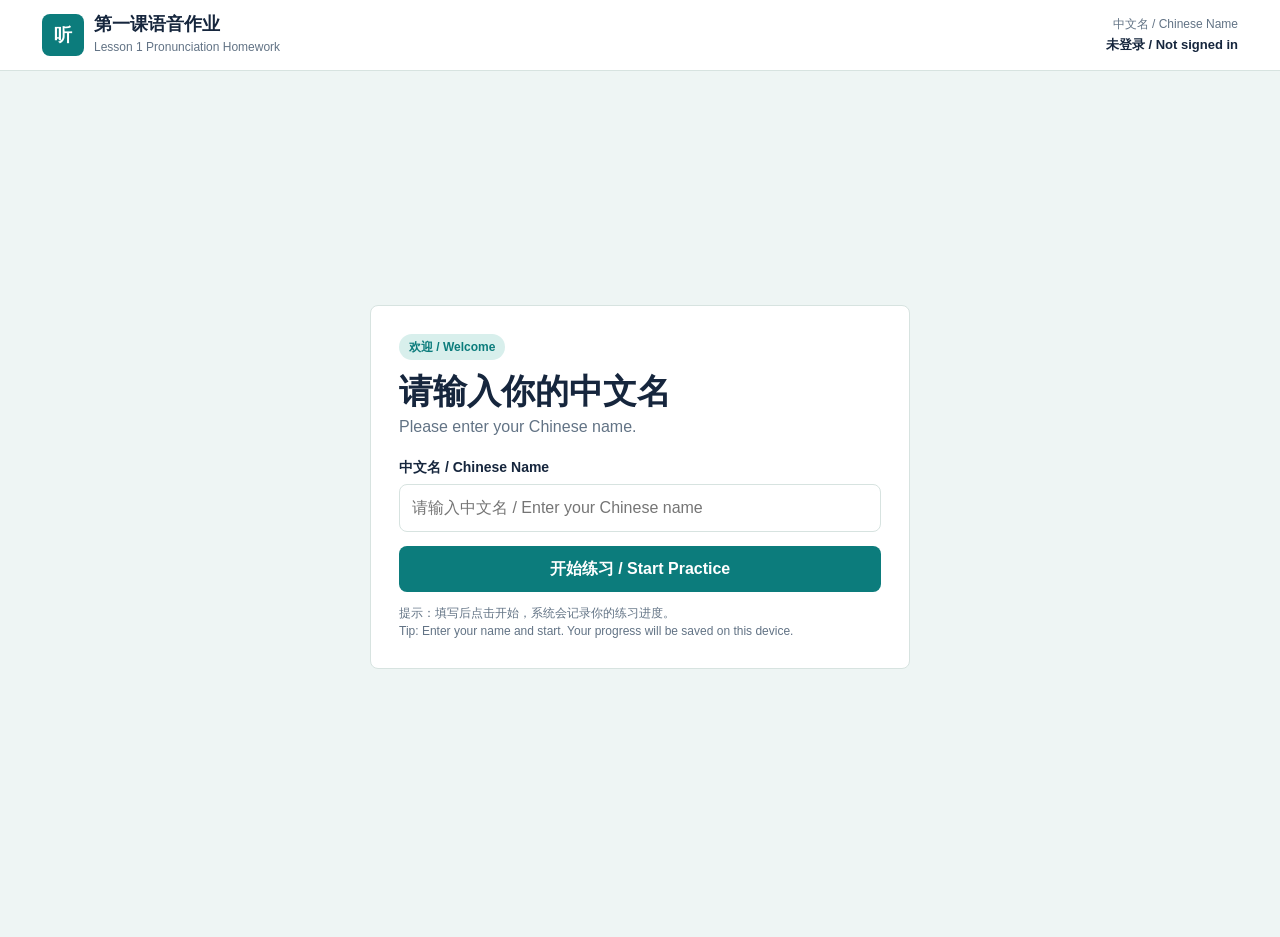
<file: index.html>
<!doctype html>
<html lang="zh-CN">
  <head>
    <meta charset="UTF-8" />
    <meta name="viewport" content="width=device-width, initial-scale=1.0" />
    <meta http-equiv="Cache-Control" content="no-store" />
    <title>第一课语音作业 · Lesson 1 Pronunciation Homework</title>
    <style>
:root {
  --bg: #eef5f4;
  --surface: #ffffff;
  --ink: #16263d;
  --muted: #627385;
  --line: #d7e3e0;
  --teal: #0c7c7c;
  --teal-soft: #d8efec;
  --coral: #e5644f;
  --amber: #f1aa37;
  --green: #2c9c68;
  --red: #d94e4e;
  --blue: #3d6ee0;
  --radius: 8px;
}

* {
  box-sizing: border-box;
}

[hidden] {
  display: none !important;
}

body {
  margin: 0;
  min-height: 100vh;
  background: var(--bg);
  color: var(--ink);
  font-family: "Microsoft YaHei", "PingFang SC", "Noto Sans SC", "Segoe UI", sans-serif;
  line-height: 1.5;
}

button {
  font: inherit;
  color: inherit;
  cursor: pointer;
}

.app-shell {
  min-height: 100vh;
}

.app-header {
  display: flex;
  align-items: center;
  justify-content: space-between;
  gap: 16px;
  padding: 14px clamp(16px, 4vw, 42px);
  background: var(--surface);
  border-bottom: 1px solid var(--line);
  position: sticky;
  top: 0;
  z-index: 10;
}

.brand {
  display: flex;
  align-items: center;
  gap: 10px;
  min-width: 0;
}

.brand-mark {
  width: 42px;
  height: 42px;
  flex: 0 0 42px;
  border-radius: var(--radius);
  display: grid;
  place-items: center;
  background: var(--teal);
  color: #fff;
  font-weight: 900;
  font-size: 18px;
}

.brand h1 {
  margin: 0;
  font-size: 18px;
  line-height: 1.2;
}

.brand p {
  margin: 2px 0 0;
  color: var(--muted);
  font-size: 12px;
}

.header-badge {
  display: flex;
  flex-direction: column;
  align-items: flex-end;
  gap: 2px;
  font-size: 12px;
  color: var(--muted);
  min-width: 0;
}

.header-badge strong {
  max-width: 220px;
  overflow: hidden;
  text-overflow: ellipsis;
  white-space: nowrap;
  color: var(--ink);
  font-size: 13px;
}

main {
  max-width: 1060px;
  margin: 0 auto;
  padding: 26px clamp(14px, 4vw, 40px) 60px;
}

.login-screen {
  display: grid;
  place-items: center;
  min-height: calc(100vh - 120px);
}

.login-panel,
.finish-card {
  width: min(100%, 540px);
  background: var(--surface);
  border: 1px solid var(--line);
  border-radius: var(--radius);
  padding: 28px;
}

.eyebrow {
  display: inline-block;
  padding: 4px 10px;
  border-radius: 999px;
  background: var(--teal-soft);
  color: var(--teal);
  font-size: 12px;
  font-weight: 800;
}

.login-panel h2,
.task-banner h2,
.finish-card h2 {
  margin: 12px 0 4px;
  font-size: clamp(25px, 5vw, 34px);
  line-height: 1.15;
}

.en {
  color: var(--muted);
  margin: 0 0 18px;
}

.field-label {
  display: block;
  margin: 16px 0 6px;
  font-weight: 800;
  font-size: 14px;
}

input {
  width: 100%;
  min-height: 48px;
  border: 1px solid var(--line);
  border-radius: var(--radius);
  padding: 10px 12px;
  font-size: 16px;
  outline: none;
}

input:focus {
  border-color: var(--teal);
  box-shadow: 0 0 0 3px rgba(12, 124, 124, 0.14);
}

.primary-btn,
.secondary-btn,
.next-btn {
  border: 0;
  border-radius: var(--radius);
  min-height: 46px;
  padding: 11px 16px;
  font-weight: 900;
}

.primary-btn {
  background: var(--teal);
  color: #fff;
  width: 100%;
  margin-top: 14px;
}

.secondary-btn {
  background: var(--surface);
  color: var(--teal);
  border: 1px solid var(--teal);
}

.next-btn {
  background: var(--amber);
  color: #553500;
  width: 100%;
  margin-top: 12px;
}

.login-hint {
  color: var(--muted);
  font-size: 12px;
  margin: 12px 0 0;
}

.progress-strip {
  display: grid;
  grid-template-columns: 1fr;
  gap: 8px;
  margin-bottom: 18px;
}

.progress-strip span,
.score-chip span {
  color: var(--muted);
  font-size: 12px;
}

.progress-strip strong {
  display: block;
  font-size: 15px;
}

.progress-track {
  height: 10px;
  border-radius: 999px;
  background: #dbe6e2;
  overflow: hidden;
}

.progress-fill {
  width: 0;
  height: 100%;
  border-radius: inherit;
  background: var(--amber);
  transition: width 0.25s ease;
}

.task-banner {
  display: flex;
  justify-content: space-between;
  gap: 18px;
  align-items: start;
  background: var(--teal);
  color: #fff;
  border-radius: var(--radius);
  padding: 20px;
  margin-bottom: 16px;
}

.task-banner .eyebrow {
  background: rgba(255, 255, 255, 0.18);
  color: #fff;
}

.task-banner h2 {
  color: #fff;
  font-size: 27px;
}

.task-banner p {
  margin: 6px 0 0;
  color: rgba(255, 255, 255, 0.92);
  font-size: 14px;
}

.score-chip {
  background: rgba(255, 255, 255, 0.16);
  border: 1px solid rgba(255, 255, 255, 0.28);
  border-radius: var(--radius);
  padding: 10px 14px;
  text-align: center;
  min-width: 90px;
}

.score-chip span {
  color: rgba(255, 255, 255, 0.9);
}

.score-chip strong {
  display: block;
  font-size: 24px;
}

.question-grid {
  display: grid;
  grid-template-columns: 1fr;
  gap: 14px;
}

.listen-panel,
.answer-panel,
.finish-card {
  background: var(--surface);
  border: 1px solid var(--line);
  border-radius: var(--radius);
}

.listen-panel {
  display: flex;
  flex-direction: column;
  align-items: center;
  justify-content: center;
  text-align: center;
  min-height: 230px;
  padding: 18px;
}

.play-button {
  width: 86px;
  height: 86px;
  border: 0;
  border-radius: 50%;
  display: grid;
  place-items: center;
  background: var(--coral);
  color: #fff;
  font-size: 30px;
  box-shadow: 0 12px 22px rgba(229, 100, 79, 0.25);
}

.play-button.playing {
  background: var(--amber);
  color: #553500;
}

.play-label {
  margin: 12px 0 0;
  font-weight: 800;
  color: var(--coral);
}

.question-prompt {
  margin: 10px 0 0;
  font-size: 19px;
  font-weight: 900;
}

.replay-hint {
  margin: 6px 0 0;
  color: var(--muted);
  font-size: 12px;
}

.answer-panel {
  padding: 14px;
}

.options {
  display: grid;
  grid-template-columns: repeat(2, 1fr);
  gap: 10px;
}

.option-btn {
  min-height: 70px;
  border: 1px solid var(--line);
  border-radius: var(--radius);
  background: var(--surface);
  font-size: 24px;
  font-weight: 900;
  padding: 10px;
}

.option-btn:hover:not(:disabled) {
  border-color: var(--teal);
}

.option-btn.correct {
  background: var(--green);
  border-color: var(--green);
  color: #fff;
}

.option-btn.wrong {
  background: var(--red);
  border-color: var(--red);
  color: #fff;
}

.feedback {
  min-height: 64px;
  margin-top: 12px;
  border-radius: var(--radius);
  padding: 12px;
  display: flex;
  align-items: center;
  justify-content: center;
  text-align: center;
  font-weight: 800;
}

.feedback.good {
  background: #e2f4e9;
  color: var(--green);
}

.feedback.try-again {
  background: #fff2da;
  color: #8b5b00;
}

.finish-screen {
  display: grid;
  place-items: center;
  min-height: calc(100vh - 140px);
}

.finish-card {
  text-align: center;
}

.final-score {
  font-size: 44px;
  font-weight: 900;
  color: var(--teal);
  margin: 8px 0;
}

.mode-scores {
  display: grid;
  grid-template-columns: repeat(3, 1fr);
  gap: 8px;
  margin: 14px 0;
}

.mode-score {
  border: 1px solid var(--line);
  border-radius: var(--radius);
  padding: 10px;
}

.mode-score span {
  display: block;
  color: var(--muted);
  font-size: 12px;
}

.mode-score strong {
  font-size: 20px;
}

.code-box {
  border: 1px dashed var(--teal);
  border-radius: var(--radius);
  padding: 12px;
  margin: 16px 0;
}

.code-box span {
  display: block;
  color: var(--muted);
  font-size: 12px;
}

.code-box strong {
  display: block;
  margin-top: 4px;
  font-size: 18px;
  word-break: break-all;
}

.finish-actions {
  display: grid;
  grid-template-columns: 1fr 1fr;
  gap: 10px;
}

.finish-actions .primary-btn,
.finish-actions .secondary-btn {
  margin-top: 0;
}

@media (min-width: 760px) {
  .progress-strip {
    grid-template-columns: 250px 1fr;
    align-items: center;
  }

  .question-grid {
    grid-template-columns: minmax(280px, 0.85fr) minmax(340px, 1.15fr);
  }

  .listen-panel {
    min-height: 330px;
  }
}

@media print {
  .app-header,
  .finish-actions {
    display: none;
  }

  .finish-screen {
    min-height: auto;
  }
}

</style>
  </head>
  <body>
    <div class="app-shell">
      <header class="app-header">
        <div class="brand">
          <div class="brand-mark">听</div>
          <div>
            <h1>第一课语音作业</h1>
            <p>Lesson 1 Pronunciation Homework</p>
          </div>
        </div>
        <div class="header-badge">
          <span>中文名 / Chinese Name</span>
          <strong id="headerName">未登录 / Not signed in</strong>
        </div>
      </header>

      <main>
        <section class="login-screen" id="loginScreen">
          <div class="login-panel">
            <span class="eyebrow">欢迎 / Welcome</span>
            <h2>请输入你的中文名</h2>
            <p class="en">Please enter your Chinese name.</p>
            <label class="field-label" for="studentName">中文名 / Chinese Name</label>
            <input
              id="studentName"
              type="text"
              autocomplete="name"
              placeholder="请输入中文名 / Enter your Chinese name"
            />
            <button class="primary-btn" id="startBtn" type="button">开始练习 / Start Practice</button>
            <p class="login-hint">提示：填写后点击开始，系统会记录你的练习进度。<br />Tip: Enter your name and start. Your progress will be saved on this device.</p>
          </div>
        </section>

        <section class="game-screen" id="gameScreen" hidden>
          <div class="progress-strip">
            <div>
              <span>进度 / Progress</span>
              <strong id="progressText">第 1 题 / Question 1</strong>
            </div>
            <div class="progress-track"><div class="progress-fill" id="progressFill"></div></div>
          </div>

          <div class="task-banner">
            <div>
              <span class="eyebrow" id="taskLabel">题型一 / Task 1</span>
              <h2 id="taskTitle">听音辨声母</h2>
              <p id="taskInstruction">听录音，选择你听到的声母。<br />Listen and choose the correct initial.</p>
            </div>
            <div class="score-chip">
              <span>得分 / Score</span>
              <strong id="scoreText">0</strong>
            </div>
          </div>

          <div class="question-grid">
            <section class="listen-panel">
              <button class="play-button" id="playBtn" type="button" title="播放录音 / Play recording">▶</button>
              <p class="play-label">播放录音 / Play recording</p>
              <p class="question-prompt" id="questionPrompt">选择声母 / Choose the initial</p>
              <p class="replay-hint">可以反复播放 / You can play it again</p>
            </section>

            <section class="answer-panel">
              <div class="options" id="options"></div>
              <div class="feedback" id="feedback" role="status"></div>
              <button class="next-btn" id="nextBtn" type="button" hidden>下一题 / Next question</button>
            </section>
          </div>
        </section>

        <section class="finish-screen" id="finishScreen" hidden>
          <div class="finish-card">
            <span class="eyebrow">完成 / Completed</span>
            <h2 id="finishTitle">祝贺你完成了这次练习！</h2>
            <p class="en" id="finishEnglish">Congratulations! You have completed this practice.</p>
            <div class="final-score" id="finalScore">0 / 30</div>
            <div class="mode-scores" id="modeScores"></div>
            <div class="code-box">
              <span>完成码 / Completion code</span>
              <strong id="completionCode">HY1-000</strong>
            </div>
            <div class="finish-actions">
              <button class="primary-btn" id="printBtn" type="button">打印或截图 / Print or screenshot</button>
              <button class="secondary-btn" id="againBtn" type="button">再练一次 / Practice again</button>
            </div>
          </div>
        </section>
      </main>
    </div>

    <script>
const WORDS = [
  { pinyin: "bāo", initial: "b", final: "ao", audio: "[data-uri]" },
  { pinyin: "méi", initial: "m", final: "ei", audio: "[data-uri]" },
  { pinyin: "yǔ", initial: "y", final: "ü", audio: "[data-uri]" },
  { pinyin: "lái", initial: "l", final: "ai", audio: "[data-uri]" },
  { pinyin: "nǎi", initial: "n", final: "ai", audio: "[data-uri]" },
  { pinyin: "fù", initial: "f", final: "u", audio: "[data-uri]" },
  { pinyin: "gěi", initial: "g", final: "ei", audio: "[data-uri]" },
  { pinyin: "tóu", initial: "t", final: "ou", audio: "[data-uri]" },
  { pinyin: "hái", initial: "h", final: "ai", audio: "[data-uri]" },
  { pinyin: "fēi", initial: "f", final: "ei", audio: "[data-uri]" }
];

const MODES = [
  {
    id: "initial",
    label: "题型一 / Task 1",
    title: "听音辨声母",
    instruction: "听录音，选择你听到的声母。<br />Listen and choose the correct initial.",
    prompt: "选择声母 / Choose the initial",
    optionKey: "initial"
  },
  {
    id: "final",
    label: "题型二 / Task 2",
    title: "听音辨韵母",
    instruction: "听录音，选择你听到的韵母。<br />Listen and choose the correct final.",
    prompt: "选择韵母 / Choose the final",
    optionKey: "final"
  },
  {
    id: "syllable",
    label: "题型三 / Task 3",
    title: "听音选音节",
    instruction: "听录音，选择完整的音节。<br />Listen and choose the complete syllable.",
    prompt: "选择音节 / Choose the syllable",
    optionKey: "pinyin"
  }
];

const state = {
  name: "",
  modeIndex: 0,
  questionIndex: 0,
  totalScore: 0,
  modeScores: [0, 0, 0],
  answered: false,
  questions: [],
  currentOptions: []
};

let currentAudio = null;
let activePlayButton = null;

const $ = (id) => document.getElementById(id);

function shuffle(items) {
  const arr = items.slice();
  for (let i = arr.length - 1; i > 0; i--) {
    const j = Math.floor(Math.random() * (i + 1));
    [arr[i], arr[j]] = [arr[j], arr[i]];
  }
  return arr;
}

function uniqueValues(key) {
  return [...new Set(WORDS.map((w) => w[key]))];
}

function buildOptions(word, key) {
  const correct = word[key];
  const pool = uniqueValues(key).filter((value) => value !== correct);
  const distractors = shuffle(pool).slice(0, 3);
  return shuffle([correct, ...distractors]);
}

function stopAudio() {
  if (currentAudio) {
    currentAudio.pause();
    currentAudio.currentTime = 0;
    currentAudio = null;
  }
  if (activePlayButton) {
    activePlayButton.classList.remove("playing");
    activePlayButton.textContent = "▶";
    activePlayButton = null;
  }
}

function playAudio(word, button) {
  stopAudio();
  const audio = new Audio(word.audio);
  currentAudio = audio;
  if (button) {
    activePlayButton = button;
    button.classList.add("playing");
    button.textContent = "Ⅱ";
  }
  audio.addEventListener("ended", () => {
    if (activePlayButton === button) {
      button.classList.remove("playing");
      button.textContent = "▶";
      activePlayButton = null;
    }
  });
  audio.play().catch(() => {
    if (button) {
      button.classList.remove("playing");
      button.textContent = "▶";
    }
  });
}

function currentWord() {
  return state.questions[state.questionIndex];
}

function renderHeader() {
  $("headerName").textContent = state.name || "未登录 / Not signed in";
}

function renderProgress() {
  const totalPerMode = WORDS.length;
  const overallIndex = state.modeIndex * totalPerMode + state.questionIndex + 1;
  const overallTotal = MODES.length * totalPerMode;
  $("progressText").textContent = `第 ${state.questionIndex + 1} / ${totalPerMode} 题 · ${overallIndex} / ${overallTotal}`;
  $("progressFill").style.width = `${((overallIndex - 1) / overallTotal) * 100}%`;
  $("scoreText").textContent = String(state.totalScore);
}

function renderQuestion() {
  const mode = MODES[state.modeIndex];
  const word = currentWord();
  state.answered = false;
  state.currentOptions = buildOptions(word, mode.optionKey);

  $("taskLabel").textContent = mode.label;
  $("taskTitle").textContent = mode.title;
  $("taskInstruction").innerHTML = mode.instruction;
  $("questionPrompt").textContent = mode.prompt;
  $("feedback").className = "feedback";
  $("feedback").textContent = "";
  $("nextBtn").hidden = true;
  $("playBtn").classList.remove("playing");
  $("playBtn").textContent = "▶";
  renderProgress();

  const options = $("options");
  options.innerHTML = "";
  state.currentOptions.forEach((value) => {
    const btn = document.createElement("button");
    btn.className = "option-btn";
    btn.type = "button";
    btn.textContent = value;
    btn.addEventListener("click", () => answer(value, word, mode));
    options.appendChild(btn);
  });

  playAudio(word, $("playBtn"));
}

function answer(value, word, mode) {
  if (state.answered) {
    return;
  }
  state.answered = true;
  const correct = word[mode.optionKey];
  const isCorrect = value === correct;
  const buttons = [...document.querySelectorAll(".option-btn")];
  buttons.forEach((btn) => {
    btn.disabled = true;
    if (btn.textContent === correct) {
      btn.classList.add("correct");
    } else if (btn.textContent === value) {
      btn.classList.add("wrong");
    }
  });

  if (isCorrect) {
    state.totalScore += 1;
    state.modeScores[state.modeIndex] += 1;
    $("feedback").className = "feedback good";
    $("feedback").textContent = "答对了！ / Correct!";
  } else {
    $("feedback").className = "feedback try-again";
    $("feedback").textContent = `再听一次：正确答案是 ${correct}。 / Listen again: the correct answer is ${correct}.`;
  }
  renderProgress();
  $("nextBtn").hidden = false;
}

function nextQuestion() {
  stopAudio();
  state.questionIndex += 1;
  if (state.questionIndex >= WORDS.length) {
    state.questionIndex = 0;
    state.modeIndex += 1;
  }
  if (state.modeIndex >= MODES.length) {
    showFinish();
    return;
  }
  renderQuestion();
}

function showFinish() {
  $("gameScreen").hidden = true;
  $("finishScreen").hidden = false;
  $("finishTitle").textContent = `${state.name}，祝贺你完成了这次练习！`;
  $("finishEnglish").textContent = `Congratulations, ${state.name}! You have completed this practice.`;
  $("finalScore").textContent = `${state.totalScore} / ${MODES.length * WORDS.length}`;
  $("modeScores").innerHTML = MODES.map((mode, index) => `
    <div class="mode-score">
      <span>${mode.title}</span>
      <strong>${state.modeScores[index]} / ${WORDS.length}</strong>
    </div>
  `).join("");
  $("completionCode").textContent = `HY1-${state.name}-${state.totalScore}${MODES.length * WORDS.length}`;
  renderHeader();
}

function startGame() {
  const name = $("studentName").value.trim();
  if (!name) {
    $("studentName").focus();
    $("studentName").placeholder = "请先填写中文名 / Please enter your Chinese name";
    return;
  }
  state.name = name;
  state.modeIndex = 0;
  state.questionIndex = 0;
  state.totalScore = 0;
  state.modeScores = [0, 0, 0];
  state.questions = shuffle(WORDS);
  localStorage.setItem("hanyuHomeworkName", name);
  $("loginScreen").hidden = true;
  $("finishScreen").hidden = true;
  $("gameScreen").hidden = false;
  renderHeader();
  renderQuestion();
}

function init() {
  const savedName = localStorage.getItem("hanyuHomeworkName");
  if (savedName) {
    $("studentName").value = savedName;
  }
  $("startBtn").addEventListener("click", startGame);
  $("studentName").addEventListener("keydown", (event) => {
    if (event.key === "Enter") {
      startGame();
    }
  });
  $("playBtn").addEventListener("click", () => playAudio(currentWord(), $("playBtn")));
  $("nextBtn").addEventListener("click", nextQuestion);
  $("printBtn").addEventListener("click", () => window.print());
  $("againBtn").addEventListener("click", () => {
    $("finishScreen").hidden = true;
    $("gameScreen").hidden = false;
    state.modeIndex = 0;
    state.questionIndex = 0;
    state.totalScore = 0;
    state.modeScores = [0, 0, 0];
    state.questions = shuffle(WORDS);
    renderHeader();
    renderQuestion();
  });
}

init();

</script>
  </body>
</html>
</file>
